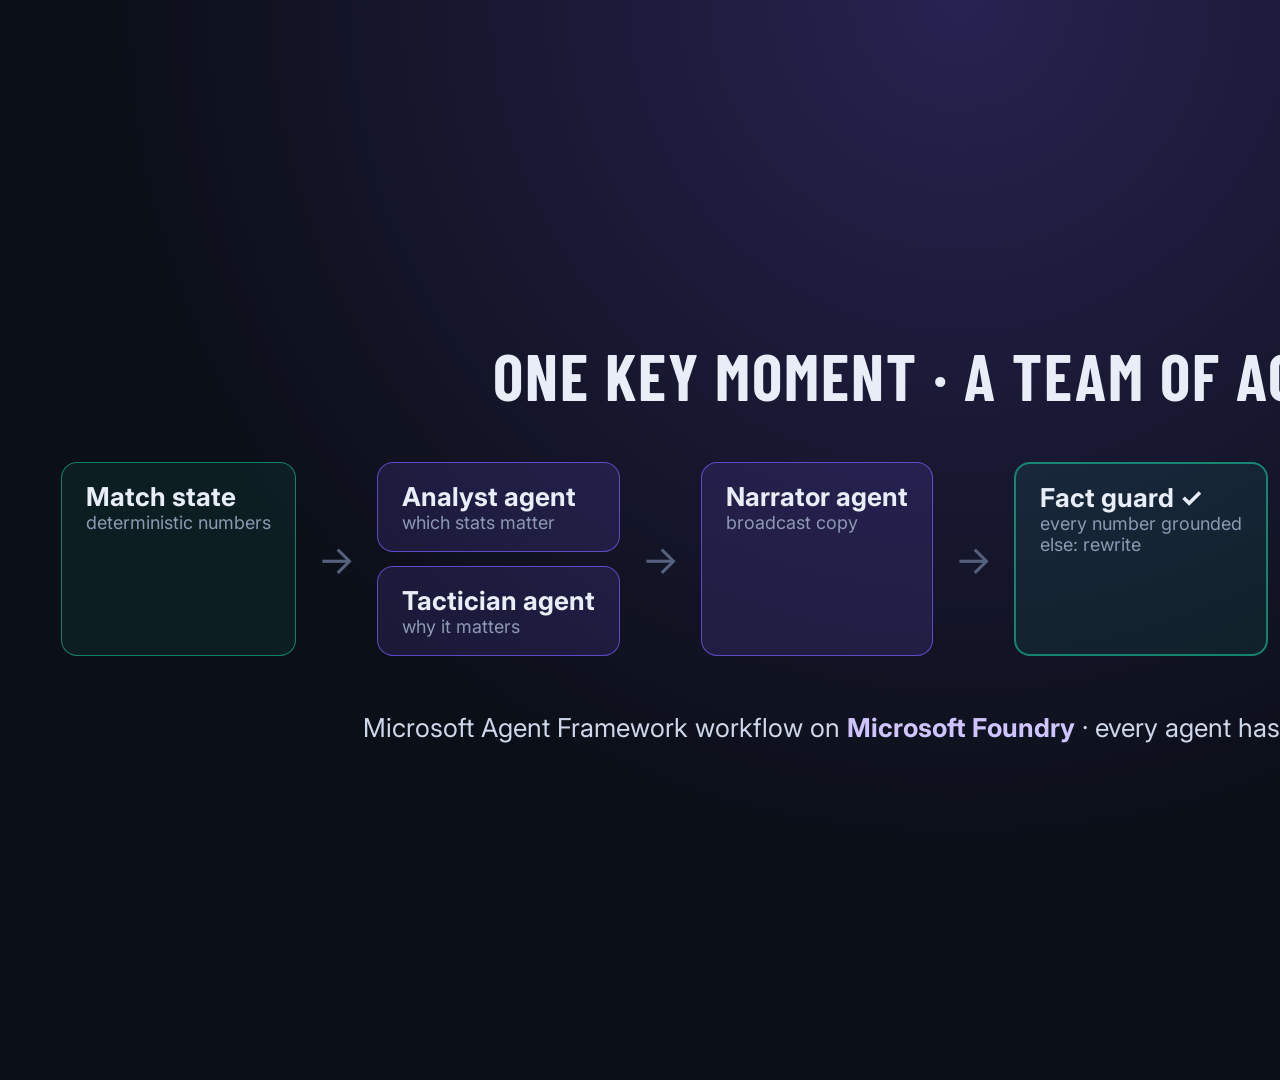
<file: demo/cards/agents.html>
<!doctype html><html><head><meta charset="utf-8">
<link href="https://fonts.googleapis.com/css2?family=Barlow+Condensed:wght@700;800&family=Inter:wght@400;600&display=swap" rel="stylesheet">
<link rel="stylesheet" href="card.css"></head>
<body>
  <h2 class="display fade" style="font-size:64px;margin-bottom:48px">One key moment · a team of agents</h2>
  <div style="display:flex;gap:22px;align-items:stretch">
    <div class="box det fade d1"><b>Match state</b><span>deterministic numbers</span></div>
    <div class="arrow fade d1">→</div>
    <div style="display:flex;flex-direction:column;gap:14px">
      <div class="box ai fade d2"><b>Analyst agent</b><span>which stats matter</span></div>
      <div class="box ai fade d3"><b>Tactician agent</b><span>why it matters</span></div>
    </div>
    <div class="arrow fade d4">→</div>
    <div class="box ai fade d4"><b>Narrator agent</b><span>broadcast copy</span></div>
    <div class="arrow fade d5">→</div>
    <div class="box det fade d6" style="border-width:2px"><b>Fact guard ✓</b><span>every number grounded<br>else: rewrite</span></div>
    <div class="arrow fade d7">→</div>
    <div class="box ai fade d8"><b>Persona agent</b><span>4 viewers · any language</span></div>
    <div class="arrow fade d9">→</div>
    <div class="box det fade d10"><b>Producer</b><span>timed overlays</span></div>
  </div>
  <p class="fade d11" style="margin-top:56px;font-size:26px;color:#cfd7ea">Microsoft Agent Framework workflow on <b style="color:#cfc4ff">Microsoft Foundry</b> · every agent has a deterministic fallback</p>
</body></html>
</file>
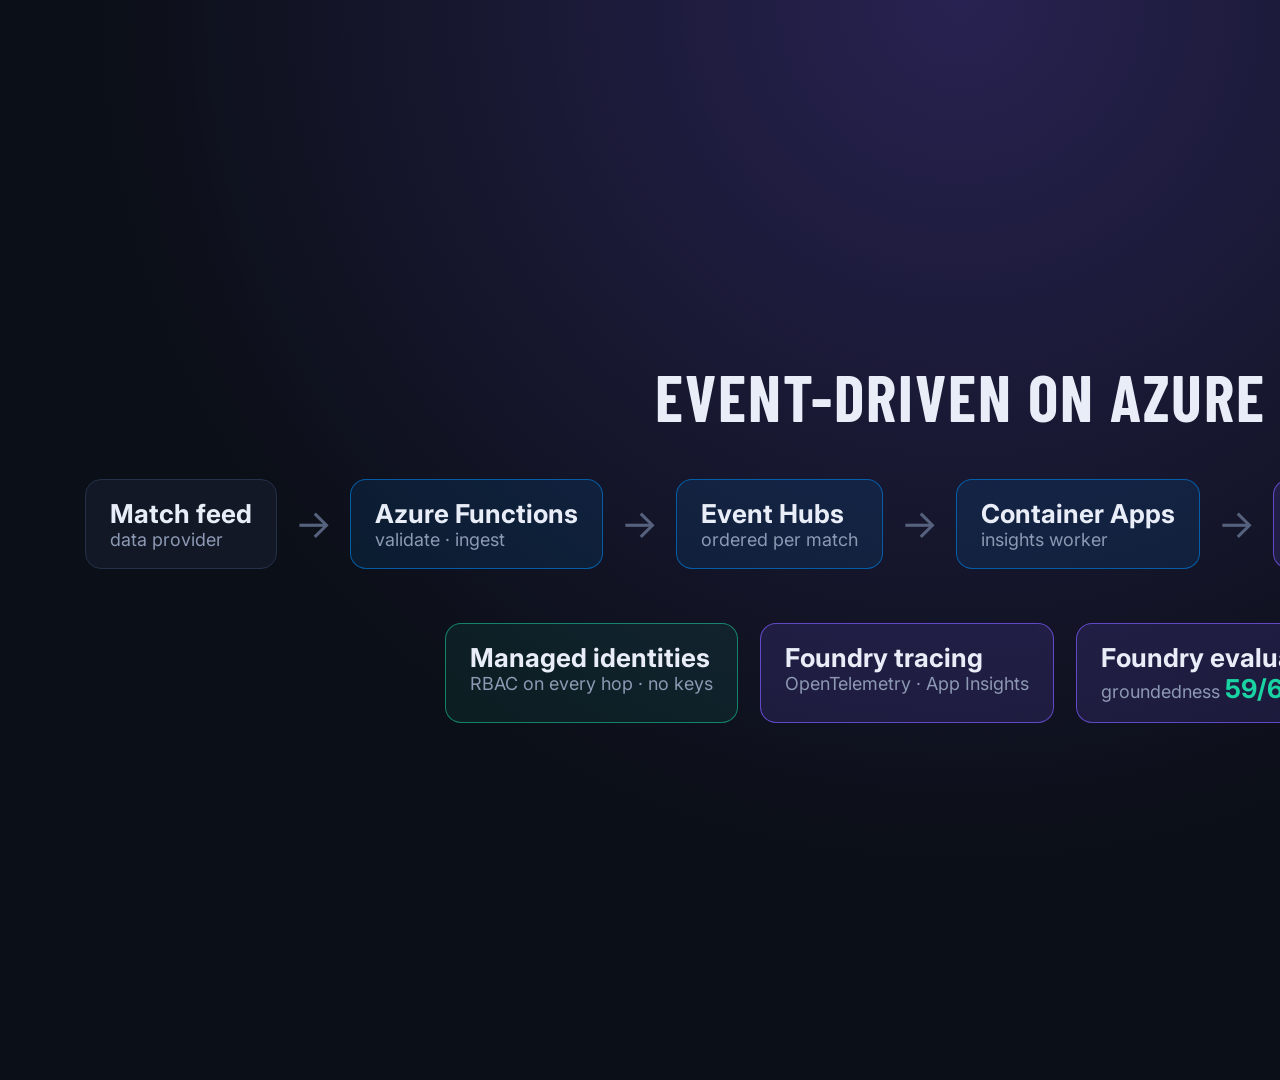
<file: demo/cards/azure.html>
<!doctype html><html><head><meta charset="utf-8">
<link href="https://fonts.googleapis.com/css2?family=Barlow+Condensed:wght@700;800&family=Inter:wght@400;600&display=swap" rel="stylesheet">
<link rel="stylesheet" href="card.css"></head>
<body>
  <h2 class="display fade" style="font-size:64px;margin-bottom:44px">Event-driven on Azure</h2>
  <div style="display:flex;gap:18px;align-items:center">
    <div class="box fade d1"><b>Match feed</b><span>data provider</span></div>
    <div class="arrow fade d1">→</div>
    <div class="box az fade d2"><b>Azure Functions</b><span>validate · ingest</span></div>
    <div class="arrow fade d2">→</div>
    <div class="box az fade d3"><b>Event Hubs</b><span>ordered per match</span></div>
    <div class="arrow fade d3">→</div>
    <div class="box az fade d4"><b>Container Apps</b><span>insights worker</span></div>
    <div class="arrow fade d4">→</div>
    <div class="box ai fade d5"><b>Microsoft Foundry</b><span>gpt-5.4-mini agents</span></div>
    <div class="arrow fade d6">→</div>
    <div class="box az fade d6"><b>Broadcast</b><span>every viewer · MCP</span></div>
  </div>
  <div style="display:flex;gap:22px;margin-top:54px">
    <div class="box det fade d7"><b>Managed identities</b><span>RBAC on every hop · no keys</span></div>
    <div class="box ai fade d8"><b>Foundry tracing</b><span>OpenTelemetry · App Insights</span></div>
    <div class="box ai fade d9"><b>Foundry evaluations</b><span>groundedness <b style="display:inline;font-size:26px;color:var(--accent-2)">59/60</b> · relevance 60/60</span></div>
  </div>
</body></html>
</file>
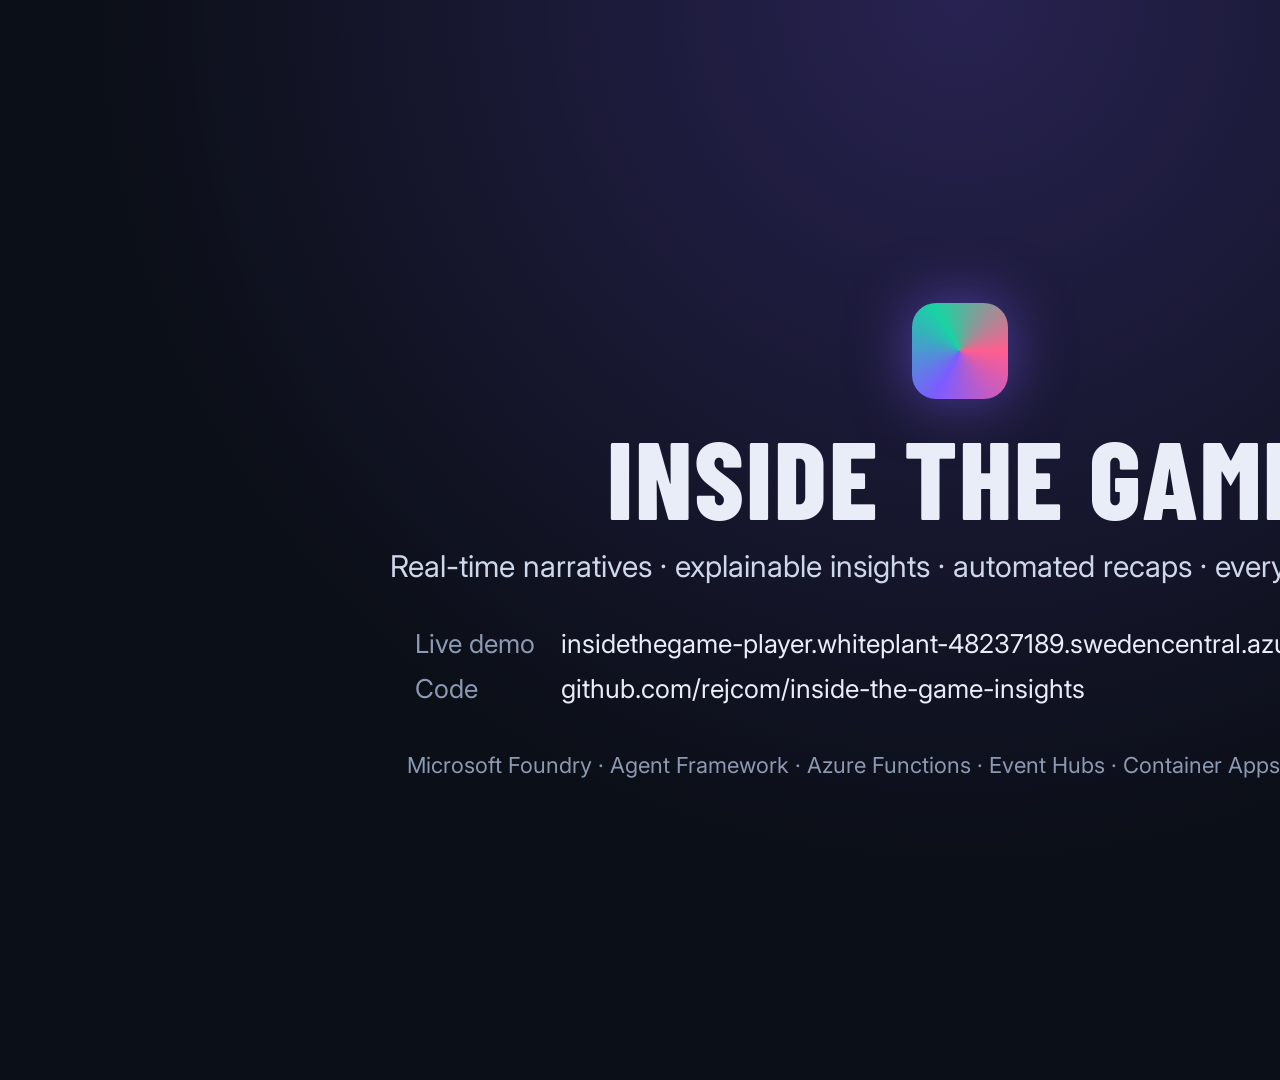
<file: demo/cards/end.html>
<!doctype html><html><head><meta charset="utf-8">
<link href="https://fonts.googleapis.com/css2?family=Barlow+Condensed:wght@700;800&family=Inter:wght@400;600&display=swap" rel="stylesheet">
<link rel="stylesheet" href="card.css"></head>
<body>
  <div class="mark fade"></div>
  <h1 class="display fade d1" style="font-size:110px;font-weight:800;line-height:.9">Inside the Game</h1>
  <p class="fade d2" style="font-size:30px;margin:22px 0 44px;color:#cfd7ea">Real-time narratives · explainable insights · automated recaps · every fan, any language</p>
  <div class="fade d3" style="display:grid;grid-template-columns:auto auto;gap:14px 26px;font-size:26px">
    <span style="color:var(--muted)">Live demo</span><span>insidethegame-player.whiteplant-48237189.swedencentral.azurecontainerapps.io</span>
    <span style="color:var(--muted)">Code</span><span>github.com/rejcom/inside-the-game-insights</span>
  </div>
  <p class="fade d4" style="margin-top:48px;font-size:22px;color:var(--muted)">Microsoft Foundry · Agent Framework · Azure Functions · Event Hubs · Container Apps · MCP · GitHub Copilot</p>
</body></html>
</file>
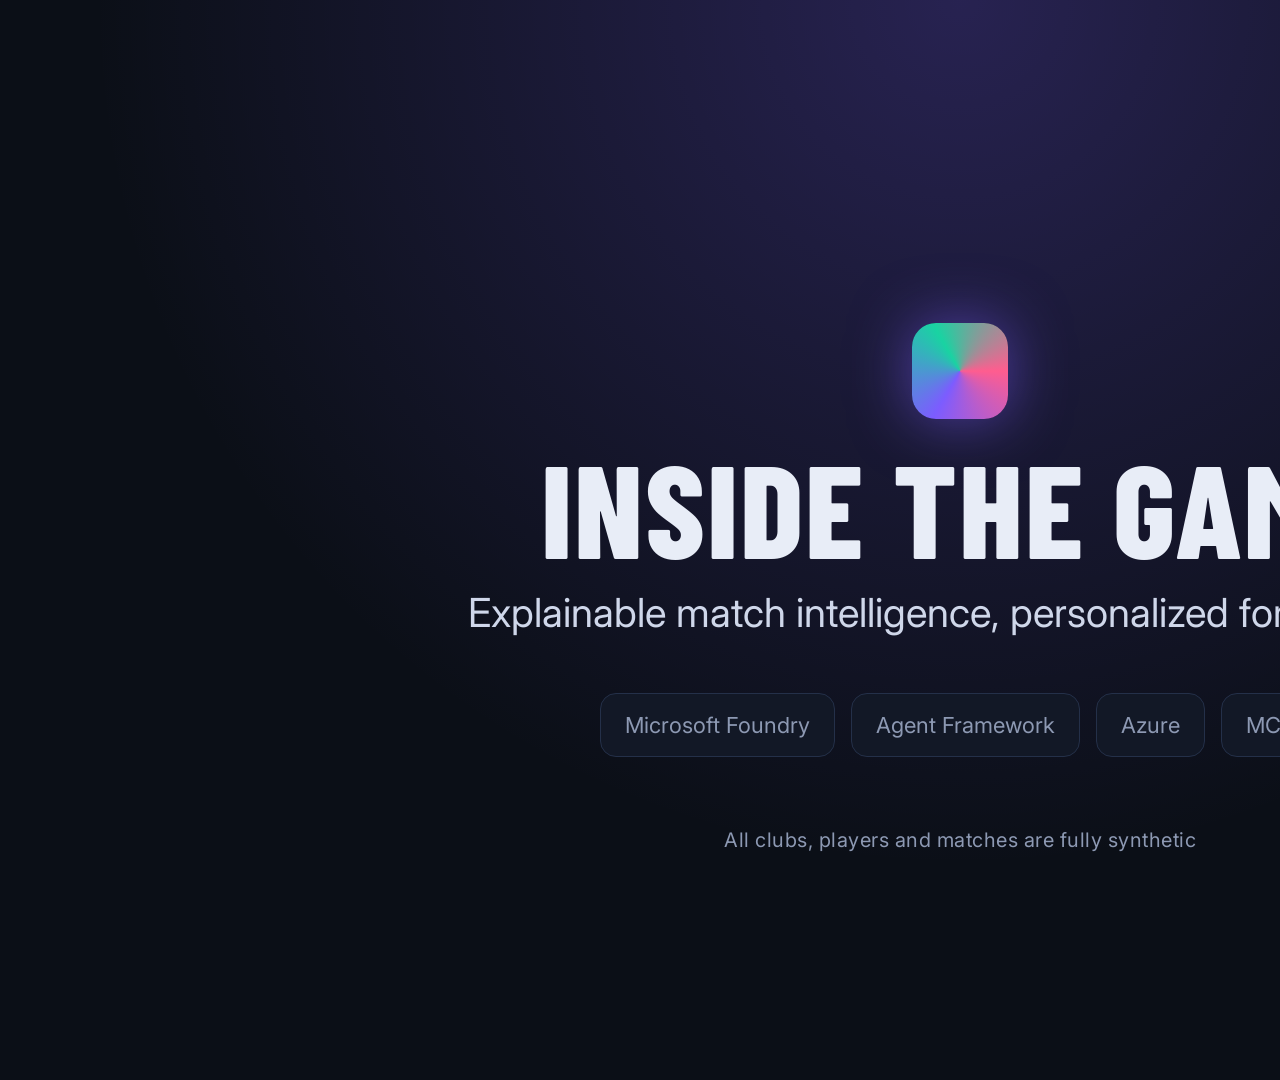
<file: demo/cards/title.html>
<!doctype html><html><head><meta charset="utf-8">
<link href="https://fonts.googleapis.com/css2?family=Barlow+Condensed:wght@700;800&family=Inter:wght@400;600&display=swap" rel="stylesheet">
<link rel="stylesheet" href="card.css"></head>
<body>
  <div class="mark fade"></div>
  <h1 class="display fade d1" style="font-size:132px;font-weight:800;line-height:.9">Inside the Game</h1>
  <p class="fade d2" style="font-size:40px;margin-top:22px;color:#cfd7ea">Explainable match intelligence, personalized for every fan</p>
  <div class="fade d3" style="display:flex;gap:16px;margin-top:56px;font-size:22px;color:var(--muted)">
    <span class="box">Microsoft Foundry</span><span class="box">Agent Framework</span><span class="box">Azure</span><span class="box">MCP</span>
  </div>
  <p class="caption">All clubs, players and matches are fully synthetic</p>
</body></html>
</file>
<file: demo/cards/card.css>
:root { --bg: #0b0f17; --panel: #121826; --line: #243049; --text: #e8edf7; --muted: #8d99b3;
  --accent: #7c5cff; --accent-2: #19d3a2; --warn: #ffb547; }
* { box-sizing: border-box; margin: 0; }
html, body { width: 1920px; height: 1080px; overflow: hidden; background: var(--bg); color: var(--text);
  font-family: Inter, system-ui, "Segoe UI", sans-serif; }
body { display: flex; flex-direction: column; justify-content: center; align-items: center;
  background: radial-gradient(circle at 50% 0%, rgba(124, 92, 255, .25), transparent 60%), var(--bg); }
.display { font-family: "Barlow Condensed", "Arial Narrow", sans-serif; text-transform: uppercase; letter-spacing: 2px; }
.mark { width: 96px; height: 96px; border-radius: 24px; margin-bottom: 28px;
  background: conic-gradient(from 210deg, var(--accent), var(--accent-2), #ff5d8f, var(--accent));
  box-shadow: 0 0 60px rgba(124, 92, 255, .55); }
.fade { opacity: 0; animation: in .7s ease forwards; }
.d1 { animation-delay: .3s } .d2 { animation-delay: .8s } .d3 { animation-delay: 1.3s } .d4 { animation-delay: 1.8s }
.d5 { animation-delay: 2.3s } .d6 { animation-delay: 2.8s } .d7 { animation-delay: 3.3s } .d8 { animation-delay: 3.8s }
.d9 { animation-delay: 4.3s } .d10 { animation-delay: 4.8s } .d11 { animation-delay: 5.3s } .d12 { animation-delay: 5.8s }
@keyframes in { from { opacity: 0; transform: translateY(14px); } to { opacity: 1; transform: none; } }
.box { background: var(--panel); border: 1px solid var(--line); border-radius: 16px; padding: 18px 24px; }
.box b { display: block; font-size: 26px; } .box span { color: var(--muted); font-size: 18px; }
.box.ai { border-color: rgba(124, 92, 255, .7); background: rgba(124, 92, 255, .14); }
.box.det { border-color: rgba(25, 211, 162, .55); background: rgba(25, 211, 162, .08); }
.box.az { border-color: rgba(0, 120, 212, .7); background: rgba(0, 120, 212, .12); }
.arrow { color: #56627d; font-size: 40px; align-self: center; }
.caption { position: absolute; bottom: 48px; color: var(--muted); font-size: 20px; letter-spacing: .5px; }
</file>
